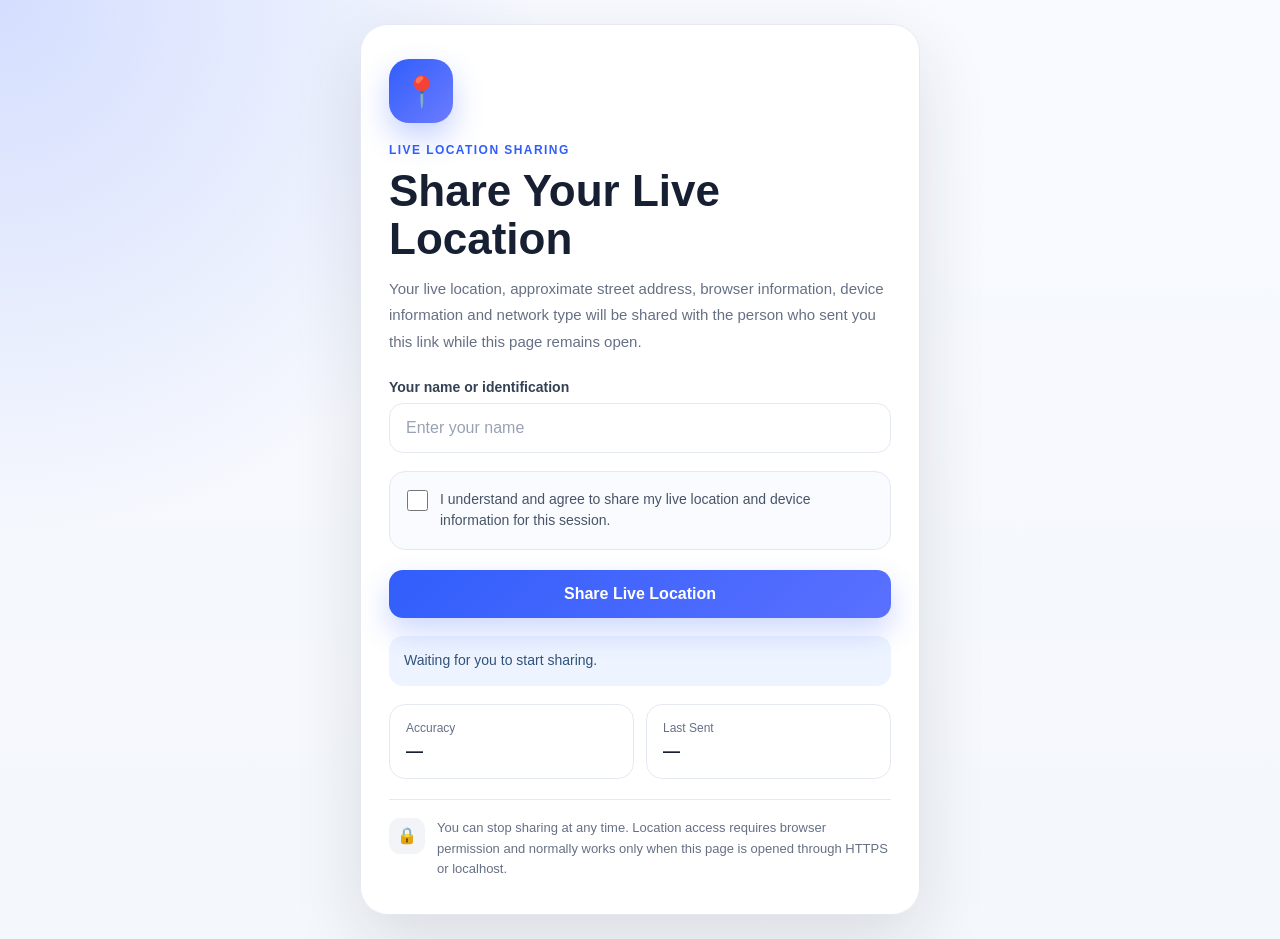
<file: location.html>
<!DOCTYPE html>
<html lang="en">
<head>
  <meta charset="UTF-8">

  <meta
    name="viewport"
    content="width=device-width, initial-scale=1.0"
  >

  <meta
    name="referrer"
    content="strict-origin-when-cross-origin"
  >

  <title>Share Live Location</title>

<link rel="stylesheet" href="style.css">
</head>

<body class="share-page">

  <main class="share-container">

    <section class="share-card">

      <div class="location-icon">
        📍
      </div>

      <p class="small-heading">
        LIVE LOCATION SHARING
      </p>

      <h1>
        Share Your Live Location
      </h1>

      <p class="description">
        Your live location, approximate street address,
        browser information, device information and network
        type will be shared with the person who sent you this
        link while this page remains open.
      </p>

      <div
        id="invalidLink"
        class="message-box error-message hidden"
      >
        This location-sharing link is invalid or incomplete.
      </div>

      <label class="form-group">

        <span class="form-label">
          Your name or identification
        </span>

        <input
          id="visitorName"
          type="text"
          maxlength="80"
          placeholder="Enter your name"
          autocomplete="name"
        >

      </label>

      <label class="consent-box">

        <input
          id="consentCheckbox"
          type="checkbox"
        >

        <span>
          I understand and agree to share my live location
          and device information for this session.
        </span>

      </label>

      <div class="button-group">

        <button
          id="shareLocationBtn"
          class="primary-button"
          type="button"
        >
          Share Live Location
        </button>

        <button
          id="stopSharingBtn"
          class="danger-button hidden"
          type="button"
        >
          Stop Sharing
        </button>

      </div>

      <div
        id="statusMessage"
        class="message-box"
      >
        Waiting for you to start sharing.
      </div>

      <div class="location-stats">

        <article class="stat-card">

          <span class="stat-label">
            Accuracy
          </span>

          <strong id="accuracyValue">
            —
          </strong>

        </article>

        <article class="stat-card">

          <span class="stat-label">
            Last Sent
          </span>

          <strong id="lastSentValue">
            —
          </strong>

        </article>

      </div>

      <div class="privacy-notice">

        <div class="privacy-icon">
          🔒
        </div>

        <p>
          You can stop sharing at any time. Location access
          requires browser permission and normally works only
          when this page is opened through HTTPS or localhost.
        </p>

      </div>

    </section>

  </main>

  <script src="config.js"></script>

  <script
    type="module"
    src="share.js"
  ></script>

</body>
</html>
</file>
<file: style.css>
:root {
  --background: #f4f7fb;
  --card: #ffffff;
  --text: #172033;
  --muted: #667085;
  --border: #e4e9f1;
  --primary: #315efb;
  --primary-dark: #2348cf;
  --danger: #d92d20;
  --danger-dark: #b42318;
  --success: #087a48;
  --success-bg: #ecfdf3;
  --error-bg: #fff1f0;
  --info-bg: #eef4ff;
  --shadow: 0 24px 70px rgba(23, 32, 51, 0.12);
}

* {
  box-sizing: border-box;
  margin: 0;
  padding: 0;
}

html {
  min-height: 100%;
}

body {
  min-height: 100vh;
  font-family: Arial, Helvetica, sans-serif;
  color: var(--text);
  background:
    radial-gradient(
      circle at top left,
      rgba(49, 94, 251, 0.18),
      transparent 34%
    ),
    linear-gradient(
      180deg,
      #f8faff 0%,
      var(--background) 100%
    );
}

button,
input {
  font: inherit;
}

button {
  border: none;
  cursor: pointer;
}

.hidden {
  display: none !important;
}

/* ============================
   SHARE PAGE
============================ */

.share-page {
  display: grid;
  place-items: center;
  padding: 24px 16px;
}

.share-container {
  width: 100%;
  max-width: 560px;
}

.share-card {
  width: 100%;
  padding: 34px 28px;
  border: 1px solid var(--border);
  border-radius: 28px;
  background: rgba(255, 255, 255, 0.96);
  box-shadow: var(--shadow);
  backdrop-filter: blur(16px);
}

.location-icon {
  display: grid;
  place-items: center;
  width: 64px;
  height: 64px;
  margin-bottom: 20px;
  border-radius: 20px;
  background: linear-gradient(
    135deg,
    var(--primary),
    #6c7cff
  );
  box-shadow: 0 14px 30px rgba(49, 94, 251, 0.28);
  font-size: 30px;
}

.small-heading {
  margin-bottom: 10px;
  color: var(--primary);
  font-size: 12px;
  font-weight: 800;
  letter-spacing: 0.12em;
}

.share-card h1 {
  margin-bottom: 14px;
  font-size: clamp(30px, 7vw, 44px);
  line-height: 1.08;
}

.description {
  margin-bottom: 24px;
  color: var(--muted);
  font-size: 15px;
  line-height: 1.75;
}

.form-group {
  display: grid;
  gap: 8px;
  margin-bottom: 18px;
}

.form-label {
  color: #344054;
  font-size: 14px;
  font-weight: 700;
}

.form-group input {
  width: 100%;
  padding: 15px 16px;
  border: 1px solid var(--border);
  border-radius: 14px;
  outline: none;
  background: #ffffff;
  color: var(--text);
  transition:
    border-color 0.2s ease,
    box-shadow 0.2s ease;
}

.form-group input::placeholder {
  color: #98a2b3;
}

.form-group input:focus {
  border-color: var(--primary);
  box-shadow: 0 0 0 4px rgba(49, 94, 251, 0.12);
}

.consent-box {
  display: flex;
  align-items: flex-start;
  gap: 12px;
  margin-bottom: 20px;
  padding: 17px;
  border: 1px solid var(--border);
  border-radius: 16px;
  background: #fafbfe;
  color: #475467;
  font-size: 14px;
  line-height: 1.55;
}

.consent-box input {
  flex: 0 0 auto;
  width: 21px;
  height: 21px;
  margin-top: 1px;
  accent-color: var(--primary);
}

.button-group {
  display: grid;
  gap: 11px;
}

.primary-button,
.danger-button {
  width: 100%;
  padding: 15px 18px;
  border-radius: 14px;
  color: #ffffff;
  font-weight: 800;
  transition:
    transform 0.2s ease,
    opacity 0.2s ease,
    background 0.2s ease;
}

.primary-button {
  background: linear-gradient(
    135deg,
    var(--primary),
    #5a70ff
  );
  box-shadow: 0 14px 30px rgba(49, 94, 251, 0.24);
}

.primary-button:hover {
  background: linear-gradient(
    135deg,
    var(--primary-dark),
    #475de8
  );
  transform: translateY(-1px);
}

.danger-button {
  background: var(--danger);
  box-shadow: 0 14px 30px rgba(217, 45, 32, 0.2);
}

.danger-button:hover {
  background: var(--danger-dark);
  transform: translateY(-1px);
}

.primary-button:disabled,
.danger-button:disabled {
  cursor: not-allowed;
  opacity: 0.6;
  transform: none;
}

.message-box {
  margin-top: 18px;
  padding: 14px 15px;
  border-radius: 14px;
  background: var(--info-bg);
  color: #31527a;
  font-size: 14px;
  line-height: 1.55;
}

.success-message {
  background: var(--success-bg);
  color: var(--success);
}

.error-message {
  background: var(--error-bg);
  color: #a52117;
}

.location-stats {
  display: grid;
  grid-template-columns: 1fr 1fr;
  gap: 12px;
  margin-top: 18px;
}

.stat-card {
  padding: 16px;
  border: 1px solid var(--border);
  border-radius: 16px;
  background: #ffffff;
}

.stat-label {
  display: block;
  margin-bottom: 7px;
  color: var(--muted);
  font-size: 12px;
}

.stat-card strong {
  font-size: 17px;
}

.privacy-notice {
  display: flex;
  align-items: flex-start;
  gap: 12px;
  margin-top: 20px;
  padding-top: 18px;
  border-top: 1px solid var(--border);
}

.privacy-icon {
  flex: 0 0 auto;
  display: grid;
  place-items: center;
  width: 36px;
  height: 36px;
  border-radius: 11px;
  background: #f2f4f7;
}

.privacy-notice p {
  color: var(--muted);
  font-size: 13px;
  line-height: 1.6;
}
/* ==========================================================
   DASHBOARD PAGE
========================================================== */

.dashboard-page {
  margin: 0;
  background: #f4f7fb;
  color: #1f2937;
  font-family: Arial, Helvetica, sans-serif;
}

.dashboard-container {
  width: 100%;
  min-height: 100vh;
}

/* ==========================================================
   LOGIN
========================================================== */

.login-section {
  display: flex;
  justify-content: center;
  align-items: center;
  min-height: 100vh;
  padding: 40px 20px;
  background:
    radial-gradient(circle at top right, #dbeafe 0%, transparent 35%),
    radial-gradient(circle at bottom left, #ede9fe 0%, transparent 40%),
    #f4f7fb;
}

.login-card {
  width: 100%;
  max-width: 430px;
  background: #fff;
  border-radius: 24px;
  padding: 35px;
  box-shadow: 0 25px 60px rgba(0, 0, 0, .08);
}

.login-icon {
  width: 70px;
  height: 70px;
  border-radius: 20px;
  display: flex;
  align-items: center;
  justify-content: center;
  font-size: 34px;
  margin-bottom: 25px;
  background: linear-gradient(135deg, #315efb, #5c7cff);
  color: #fff;
}

.login-description {
  margin: 18px 0 30px;
  color: #667085;
  line-height: 1.7;
}

.password-wrapper {
  position: relative;
}

.password-wrapper input {
  width: 100%;
  padding-right: 55px;
}

.password-toggle {
  position: absolute;
  right: 12px;
  top: 50%;
  transform: translateY(-50%);
  border: none;
  background: none;
  cursor: pointer;
  font-size: 18px;
}

/* ==========================================================
   HEADER
========================================================== */

.dashboard-header {
  background: #fff;
  display: flex;
  justify-content: space-between;
  align-items: center;
  padding: 25px 35px;
  border-bottom: 1px solid #e5e7eb;
  position: sticky;
  top: 0;
  z-index: 100;
}

.dashboard-header h1 {
  margin-top: 5px;
  font-size: 32px;
}

.dashboard-header-actions {
  display: flex;
  gap: 12px;
  flex-wrap: wrap;
}

.dashboard-button {
  width: auto;
  padding: 13px 22px;
  border-radius: 12px;
}

.secondary-button {
  background: #eef2ff;
  color: #315efb;
  border: none;
  font-weight: 700;
  cursor: pointer;
  transition: .25s;
}

.secondary-button:hover {
  background: #dbe5ff;
}

/* ==========================================================
   MAIN LAYOUT
========================================================== */

.dashboard-layout {
  display: grid;
  grid-template-columns: 360px 1fr;
  gap: 28px;
  padding: 30px;
}

.sessions-panel {
  background: #fff;
  border-radius: 24px;
  padding: 24px;
  box-shadow: 0 15px 40px rgba(0, 0, 0, .06);
  height: calc(100vh - 130px);
  overflow: auto;
}

.dashboard-main {
  display: flex;
  flex-direction: column;
  gap: 24px;
}

/* ==========================================================
   PANEL HEADER
========================================================== */

.panel-header {
  display: flex;
  justify-content: space-between;
  align-items: center;
  margin-bottom: 20px;
}

.panel-header h2 {
  margin-bottom: 5px;
}

.panel-header p {
  color: #6b7280;
  font-size: 14px;
}

.icon-button {
  width: 42px;
  height: 42px;
  border-radius: 12px;
  border: none;
  cursor: pointer;
  background: #eef2ff;
  color: #315efb;
  font-size: 18px;
}

.icon-button:hover {
  background: #dbeafe;
}

/* ==========================================================
   EMPTY STATE
========================================================== */

.empty-state {
  text-align: center;
  padding: 70px 20px;
  color: #98a2b3;
}

.empty-icon {
  font-size: 45px;
  display: block;
  margin-bottom: 15px;
}

/* ==========================================================
   MAP TOOLBAR
========================================================== */

.map-toolbar {
  background: #fff;
  border-radius: 22px;
  padding: 20px 24px;
  display: flex;
  justify-content: space-between;
  align-items: center;
  gap: 20px;
  box-shadow: 0 15px 35px rgba(0, 0, 0, .05);
}

.selected-session-info {
  display: flex;
  flex-direction: column;
  gap: 8px;
}

.selected-label {
  font-size: 12px;
  text-transform: uppercase;
  color: #667085;
  font-weight: 700;
  letter-spacing: .08em;
}

.status-badge {
  display: inline-flex;
  align-items: center;
  padding: 5px 12px;
  border-radius: 999px;
  font-size: 12px;
  font-weight: 700;
  margin-top: 6px;
}

.status-badge.online {
  background: #dcfce7;
  color: #15803d;
}

.status-badge.offline {
  background: #fee2e2;
  color: #b91c1c;
}

.tracking-controls {
  display: flex;
  align-items: center;
  gap: 12px;
}

.tracking-controls select {
  padding: 12px 15px;
  border-radius: 12px;
  border: 1px solid #d0d5dd;
  background: #fff;
}

/* ==========================================================
   MAP
========================================================== */

.map-container {
  width: 100%;
  height: 520px;
  background: #dbeafe;
  border-radius: 24px;
  overflow: hidden;
  position: relative;
  box-shadow: 0 15px 40px rgba(0, 0, 0, .06);
}

.map-placeholder {
  position: absolute;
  inset: 0;
  display: flex;
  flex-direction: column;
  justify-content: center;
  align-items: center;
  color: #315efb;
}

.map-placeholder span {
  font-size: 60px;
  margin-bottom: 18px;
}

.map-placeholder p {
  font-size: 18px;
  font-weight: 600;
}

/* ==========================================================
   SESSION LIST
========================================================== */

.sessions-list {
  display: flex;
  flex-direction: column;
  gap: 16px;
}

.session-card {
  background: #ffffff;
  border: 1px solid #e5e7eb;
  border-radius: 18px;
  padding: 18px;
  cursor: pointer;
  transition: .25s ease;
}

.session-card:hover {
  transform: translateY(-2px);
  box-shadow: 0 12px 30px rgba(0, 0, 0, .08);
  border-color: #315efb;
}

.session-card.active {
  border: 2px solid #315efb;
  background: #eef4ff;
}

.session-top {
  display: flex;
  justify-content: space-between;
  align-items: flex-start;
  gap: 12px;
}

.session-name {
  font-size: 18px;
  font-weight: 700;
  color: #111827;
  margin-bottom: 6px;
}

.session-time {
  font-size: 13px;
  color: #6b7280;
}

.session-status {
  padding: 5px 12px;
  border-radius: 999px;
  font-size: 12px;
  font-weight: 700;
}

.session-status.live {
  background: #dcfce7;
  color: #15803d;
}

.session-status.offline {
  background: #fee2e2;
  color: #b91c1c;
}

.session-details {
  margin-top: 15px;
  display: grid;
  gap: 8px;
}

.session-row {
  display: flex;
  justify-content: space-between;
  gap: 10px;
}

.session-label {
  color: #6b7280;
  font-size: 13px;
}

.session-value {
  font-size: 13px;
  font-weight: 600;
  text-align: right;
  word-break: break-word;
}

/* ==========================================================
   METRICS
========================================================== */

.metrics-grid {
  display: grid;
  grid-template-columns: repeat(4, 1fr);
  gap: 18px;
}

.metric-card {
  background: #ffffff;
  border-radius: 20px;
  padding: 22px;
  box-shadow: 0 12px 30px rgba(0, 0, 0, .05);
  transition: .25s;
}

.metric-card:hover {
  transform: translateY(-3px);
}

.metric-icon {
  font-size: 30px;
  display: block;
  margin-bottom: 14px;
}

.metric-label {
  display: block;
  color: #667085;
  font-size: 13px;
  margin-bottom: 8px;
}

.metric-card strong {
  font-size: 24px;
  color: #111827;
}

/* ==========================================================
   INFORMATION GRID
========================================================== */

.information-grid {
  display: grid;
  grid-template-columns: repeat(2, 1fr);
  gap: 22px;
}

.information-card {
  background: #ffffff;
  border-radius: 22px;
  padding: 25px;
  box-shadow: 0 15px 40px rgba(0, 0, 0, .05);
}

.route-card {
  grid-column: 1 / -1;
}

.information-header {
  display: flex;
  align-items: center;
  gap: 16px;
  margin-bottom: 22px;
}

.information-icon {
  width: 55px;
  height: 55px;
  border-radius: 18px;
  display: flex;
  align-items: center;
  justify-content: center;
  background: #eef4ff;
  font-size: 26px;
}

.information-header h3 {
  margin: 0;
  font-size: 21px;
}

.information-header p {
  margin-top: 5px;
  color: #667085;
  font-size: 14px;
}

.information-list {
  display: grid;
  gap: 16px;
}

.information-list div {
  display: flex;
  justify-content: space-between;
  gap: 20px;
  padding-bottom: 12px;
  border-bottom: 1px solid #f1f3f5;
}

.information-list dt {
  font-weight: 600;
  color: #667085;
}

.information-list dd {
  margin: 0;
  text-align: right;
  font-weight: 700;
  color: #111827;
  max-width: 55%;
  word-break: break-word;
}

/* ==========================================================
   ROUTE INSTRUCTIONS
========================================================== */

.route-instructions {
  margin: 0;
  padding-left: 22px;
  display: grid;
  gap: 12px;
}

.route-instructions li {
  line-height: 1.7;
  color: #374151;
  padding: 12px 14px;
  background: #f8fafc;
  border-radius: 12px;
}

/* ==========================================================
   SCROLLBAR
========================================================== */

.sessions-panel::-webkit-scrollbar {
  width: 8px;
}

.sessions-panel::-webkit-scrollbar-thumb {
  background: #cbd5e1;
  border-radius: 999px;
}

.sessions-panel::-webkit-scrollbar-track {
  background: transparent;
}

/* ==========================================================
   SHARE LINK MODAL
========================================================== */

.modal-overlay{
    position:fixed;
    inset:0;
    background:rgba(15,23,42,.65);
    backdrop-filter:blur(8px);
    display:flex;
    justify-content:center;
    align-items:center;
    padding:25px;
    z-index:1000;
}

.modal-card{
    width:100%;
    max-width:600px;
    background:#ffffff;
    border-radius:24px;
    padding:32px;
    box-shadow:0 30px 80px rgba(0,0,0,.18);
    animation:modalIn .28s ease;
}

@keyframes modalIn{
    from{
        opacity:0;
        transform:translateY(18px) scale(.97);
    }
    to{
        opacity:1;
        transform:none;
    }
}

.modal-header{
    display:flex;
    justify-content:space-between;
    align-items:flex-start;
    margin-bottom:20px;
}

.modal-header h2{
    margin-top:6px;
    font-size:28px;
}

.modal-description{
    color:#667085;
    line-height:1.7;
    margin-bottom:25px;
}

.modal-close{
    width:42px;
    height:42px;
    border:none;
    border-radius:12px;
    background:#f3f4f6;
    cursor:pointer;
    font-size:22px;
    transition:.2s;
}

.modal-close:hover{
    background:#e5e7eb;
}

.created-link-container{
    margin-top:25px;
    padding-top:25px;
    border-top:1px solid #e5e7eb;
}

.created-link-container input{
    font-family:monospace;
}

.full-width{
    width:100%;
}

/* ==========================================================
   LOADING SPINNER
========================================================== */

.spinner{
    width:18px;
    height:18px;
    border:3px solid rgba(255,255,255,.35);
    border-top-color:#ffffff;
    border-radius:50%;
    animation:spin .8s linear infinite;
    display:inline-block;
    vertical-align:middle;
}

@keyframes spin{
    to{
        transform:rotate(360deg);
    }
}

/* ==========================================================
   TOAST
========================================================== */

.toast-container{
    position:fixed;
    top:25px;
    right:25px;
    display:flex;
    flex-direction:column;
    gap:12px;
    z-index:3000;
}

.toast{
    min-width:280px;
    max-width:360px;
    background:#ffffff;
    border-left:5px solid #315efb;
    border-radius:16px;
    padding:16px 18px;
    box-shadow:0 20px 50px rgba(0,0,0,.12);
    animation:toastIn .3s ease;
}

.toast.success{
    border-left-color:#16a34a;
}

.toast.error{
    border-left-color:#dc2626;
}

.toast.warning{
    border-left-color:#d97706;
}

.toast-title{
    font-weight:700;
    margin-bottom:6px;
}

.toast-message{
    color:#667085;
    line-height:1.5;
    font-size:14px;
}

@keyframes toastIn{
    from{
        opacity:0;
        transform:translateX(40px);
    }
    to{
        opacity:1;
        transform:none;
    }
}

/* ==========================================================
   BADGES
========================================================== */

.badge{
    display:inline-flex;
    align-items:center;
    gap:6px;
    padding:6px 12px;
    border-radius:999px;
    font-size:12px;
    font-weight:700;
}

.badge.live{
    background:#dcfce7;
    color:#166534;
}

.badge.offline{
    background:#fee2e2;
    color:#991b1b;
}

.badge.waiting{
    background:#fef3c7;
    color:#92400e;
}

/* ==========================================================
   TABLETS
========================================================== */

@media(max-width:1200px){

.dashboard-layout{
    grid-template-columns:300px 1fr;
}

.metrics-grid{
    grid-template-columns:repeat(2,1fr);
}

.information-grid{
    grid-template-columns:1fr;
}

.route-card{
    grid-column:auto;
}

}

/* ==========================================================
   MOBILE
========================================================== */

@media(max-width:900px){

.dashboard-header{
    flex-direction:column;
    align-items:flex-start;
    gap:18px;
}

.dashboard-layout{
    grid-template-columns:1fr;
}

.sessions-panel{
    height:auto;
}

.map-toolbar{
    flex-direction:column;
    align-items:stretch;
}

.tracking-controls{
    flex-direction:column;
}

.tracking-controls select,
.dashboard-button{
    width:100%;
}

.map-container{
    height:420px;
}

.metrics-grid{
    grid-template-columns:1fr;
}

.information-grid{
    grid-template-columns:1fr;
}

.information-list div{
    flex-direction:column;
}

.information-list dd{
    text-align:left;
    max-width:100%;
}

.modal-card{
    padding:25px;
}

}

/* ==========================================================
   SMALL PHONES
========================================================== */

@media(max-width:600px){

.dashboard-header{
    padding:20px;
}

.dashboard-layout{
    padding:18px;
}

.sessions-panel{
    padding:18px;
}

.map-container{
    height:340px;
}

.login-card{
    padding:28px;
}

.modal-card{
    padding:22px;
}

.toast{
    min-width:unset;
    width:100%;
}

.toast-container{
    left:15px;
    right:15px;
    top:15px;
}

}

/* ============================
   MOBILE
============================ */

@media (max-width: 520px) {
  .share-page {
    padding: 14px;
  }

  .share-card {
    padding: 26px 20px;
    border-radius: 22px;
  }

  .location-icon {
    width: 56px;
    height: 56px;
    border-radius: 17px;
    font-size: 26px;
  }

  .description {
    font-size: 14px;
  }

  .location-stats {
    grid-template-columns: 1fr;
  }
}
</file>
